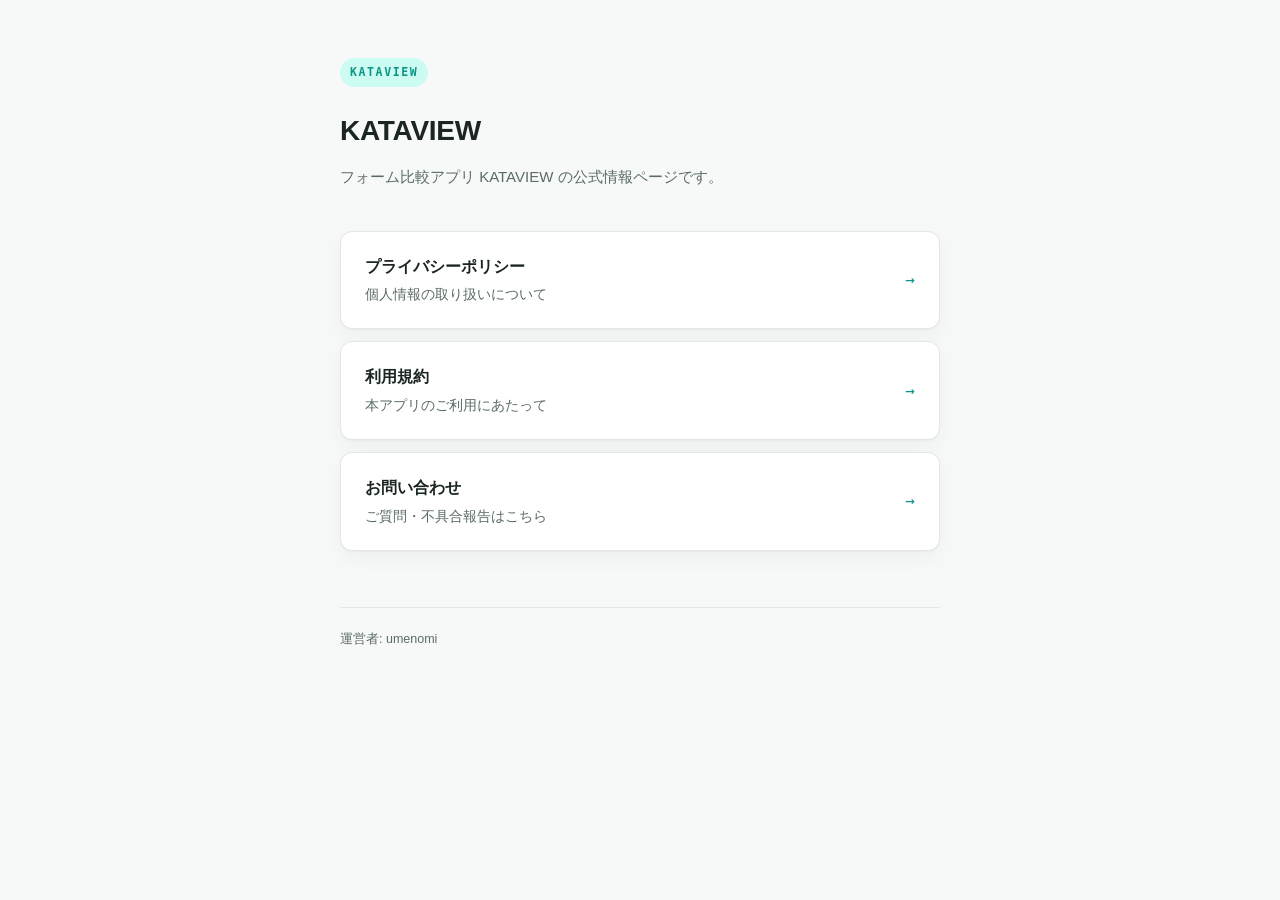
<file: index.html>
<!DOCTYPE html>
<html lang="ja">
<head>
<meta charset="UTF-8">
<meta name="viewport" content="width=device-width, initial-scale=1.0">
<title>KATAVIEW — プライバシーポリシー・利用規約・お問い合わせ</title>
<link rel="stylesheet" href="style.css">
</head>
<body>
<main>
  <span class="eyebrow">KATAVIEW</span>
  <h1>KATAVIEW</h1>
  <p class="lede">フォーム比較アプリ KATAVIEW の公式情報ページです。</p>

  <div class="links">
    <a class="link-card" href="privacy-policy.html">
      <div>
        <div class="title">プライバシーポリシー</div>
        <div class="desc">個人情報の取り扱いについて</div>
      </div>
      <span class="arrow">→</span>
    </a>
    <a class="link-card" href="terms-of-service.html">
      <div>
        <div class="title">利用規約</div>
        <div class="desc">本アプリのご利用にあたって</div>
      </div>
      <span class="arrow">→</span>
    </a>
    <a class="link-card" href="contact.html">
      <div>
        <div class="title">お問い合わせ</div>
        <div class="desc">ご質問・不具合報告はこちら</div>
      </div>
      <span class="arrow">→</span>
    </a>
  </div>

  <footer>
    <span>運営者: umenomi</span>
  </footer>
</main>
</body>
</html>
</file>
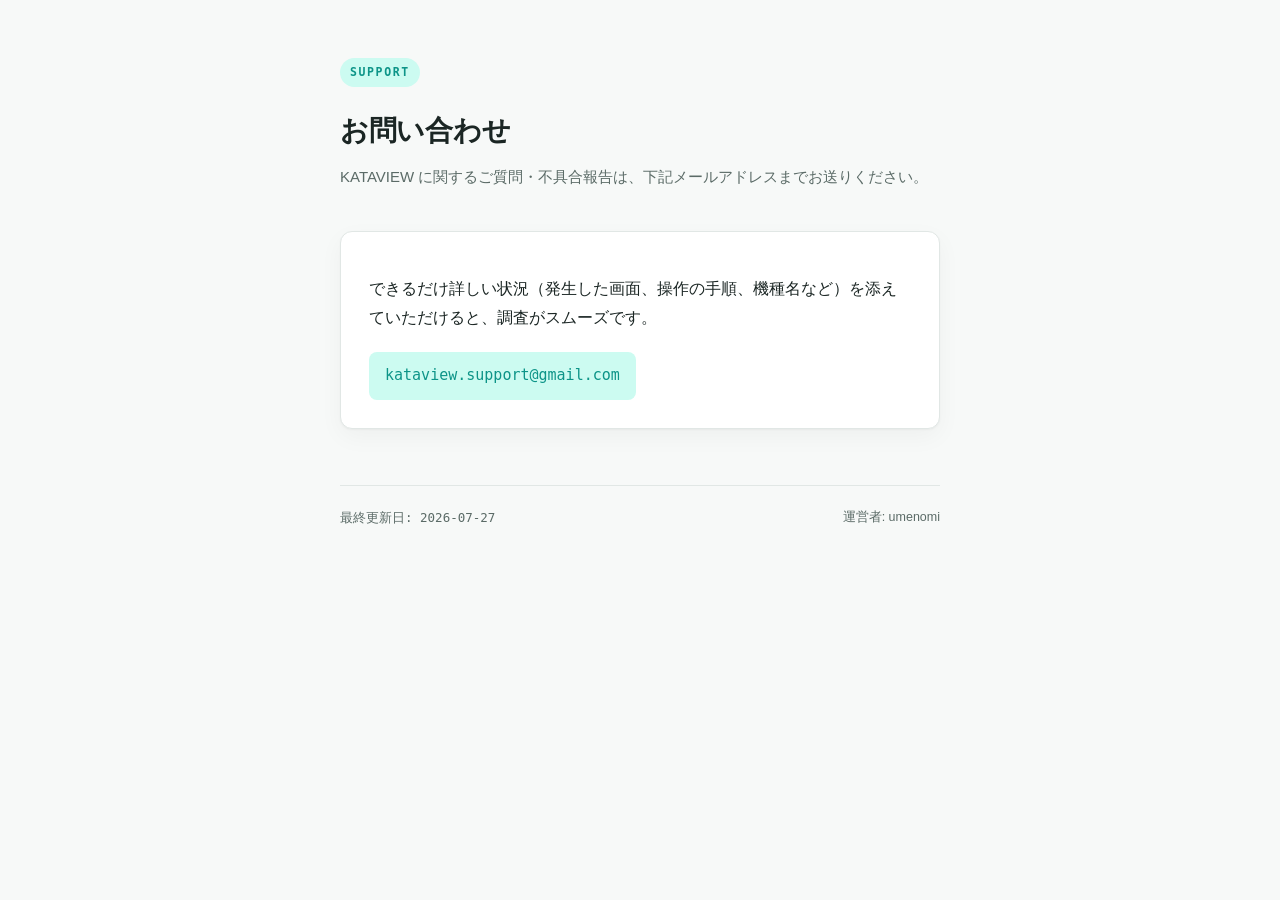
<file: contact.html>
<!DOCTYPE html>
<html lang="ja">
<head>
<meta charset="UTF-8">
<meta name="viewport" content="width=device-width, initial-scale=1.0">
<title>お問い合わせ — KATAVIEW</title>
<link rel="stylesheet" href="style.css">
</head>
<body>
<main>
  <span class="eyebrow">Support</span>
  <h1>お問い合わせ</h1>
  <p class="lede">KATAVIEW に関するご質問・不具合報告は、下記メールアドレスまでお送りください。</p>

  <div class="card">
    <p>できるだけ詳しい状況（発生した画面、操作の手順、機種名など）を添えていただけると、調査がスムーズです。</p>
    <a class="contact-email" href="mailto:kataview.support@gmail.com">kataview.support@gmail.com</a>
  </div>

  <footer>
    <span class="mono">最終更新日: 2026-07-27</span>
    <span>運営者: umenomi</span>
  </footer>
</main>
</body>
</html>
</file>
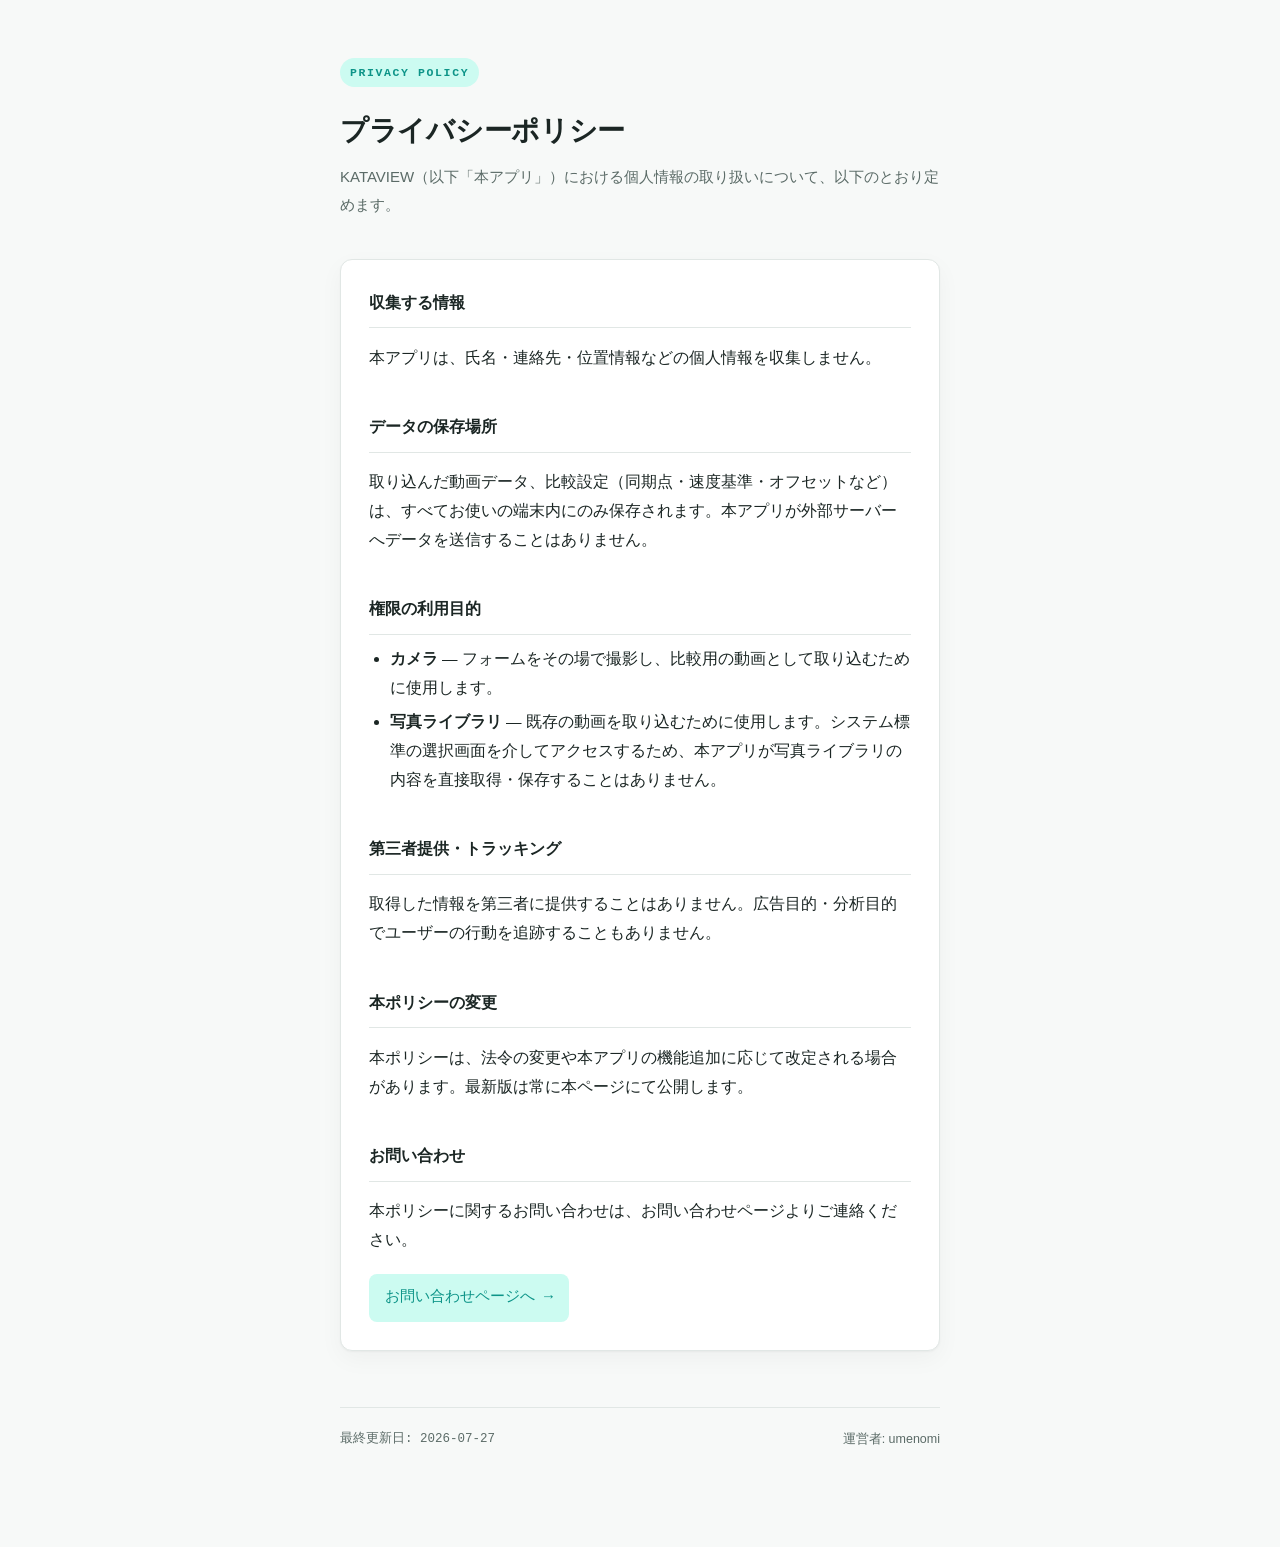
<file: privacy-policy.html>
<!DOCTYPE html>
<html lang="ja">
<head>
<meta charset="UTF-8">
<meta name="viewport" content="width=device-width, initial-scale=1.0">
<title>プライバシーポリシー — KATAVIEW</title>
<link rel="stylesheet" href="style.css">
</head>
<body>
<main>
  <span class="eyebrow">Privacy Policy</span>
  <h1>プライバシーポリシー</h1>
  <p class="lede">KATAVIEW（以下「本アプリ」）における個人情報の取り扱いについて、以下のとおり定めます。</p>

  <div class="card">
    <h2>収集する情報</h2>
    <p>本アプリは、氏名・連絡先・位置情報などの個人情報を収集しません。</p>

    <h2>データの保存場所</h2>
    <p>取り込んだ動画データ、比較設定（同期点・速度基準・オフセットなど）は、すべてお使いの端末内にのみ保存されます。本アプリが外部サーバーへデータを送信することはありません。</p>

    <h2>権限の利用目的</h2>
    <ul>
      <li><strong>カメラ</strong> — フォームをその場で撮影し、比較用の動画として取り込むために使用します。</li>
      <li><strong>写真ライブラリ</strong> — 既存の動画を取り込むために使用します。システム標準の選択画面を介してアクセスするため、本アプリが写真ライブラリの内容を直接取得・保存することはありません。</li>
    </ul>

    <h2>第三者提供・トラッキング</h2>
    <p>取得した情報を第三者に提供することはありません。広告目的・分析目的でユーザーの行動を追跡することもありません。</p>

    <h2>本ポリシーの変更</h2>
    <p>本ポリシーは、法令の変更や本アプリの機能追加に応じて改定される場合があります。最新版は常に本ページにて公開します。</p>

    <h2>お問い合わせ</h2>
    <p>本ポリシーに関するお問い合わせは、お問い合わせページよりご連絡ください。</p>
    <a class="contact-email" href="contact.html">お問い合わせページへ →</a>
  </div>

  <footer>
    <span class="mono">最終更新日: 2026-07-27</span>
    <span>運営者: umenomi</span>
  </footer>
</main>
</body>
</html>
</file>
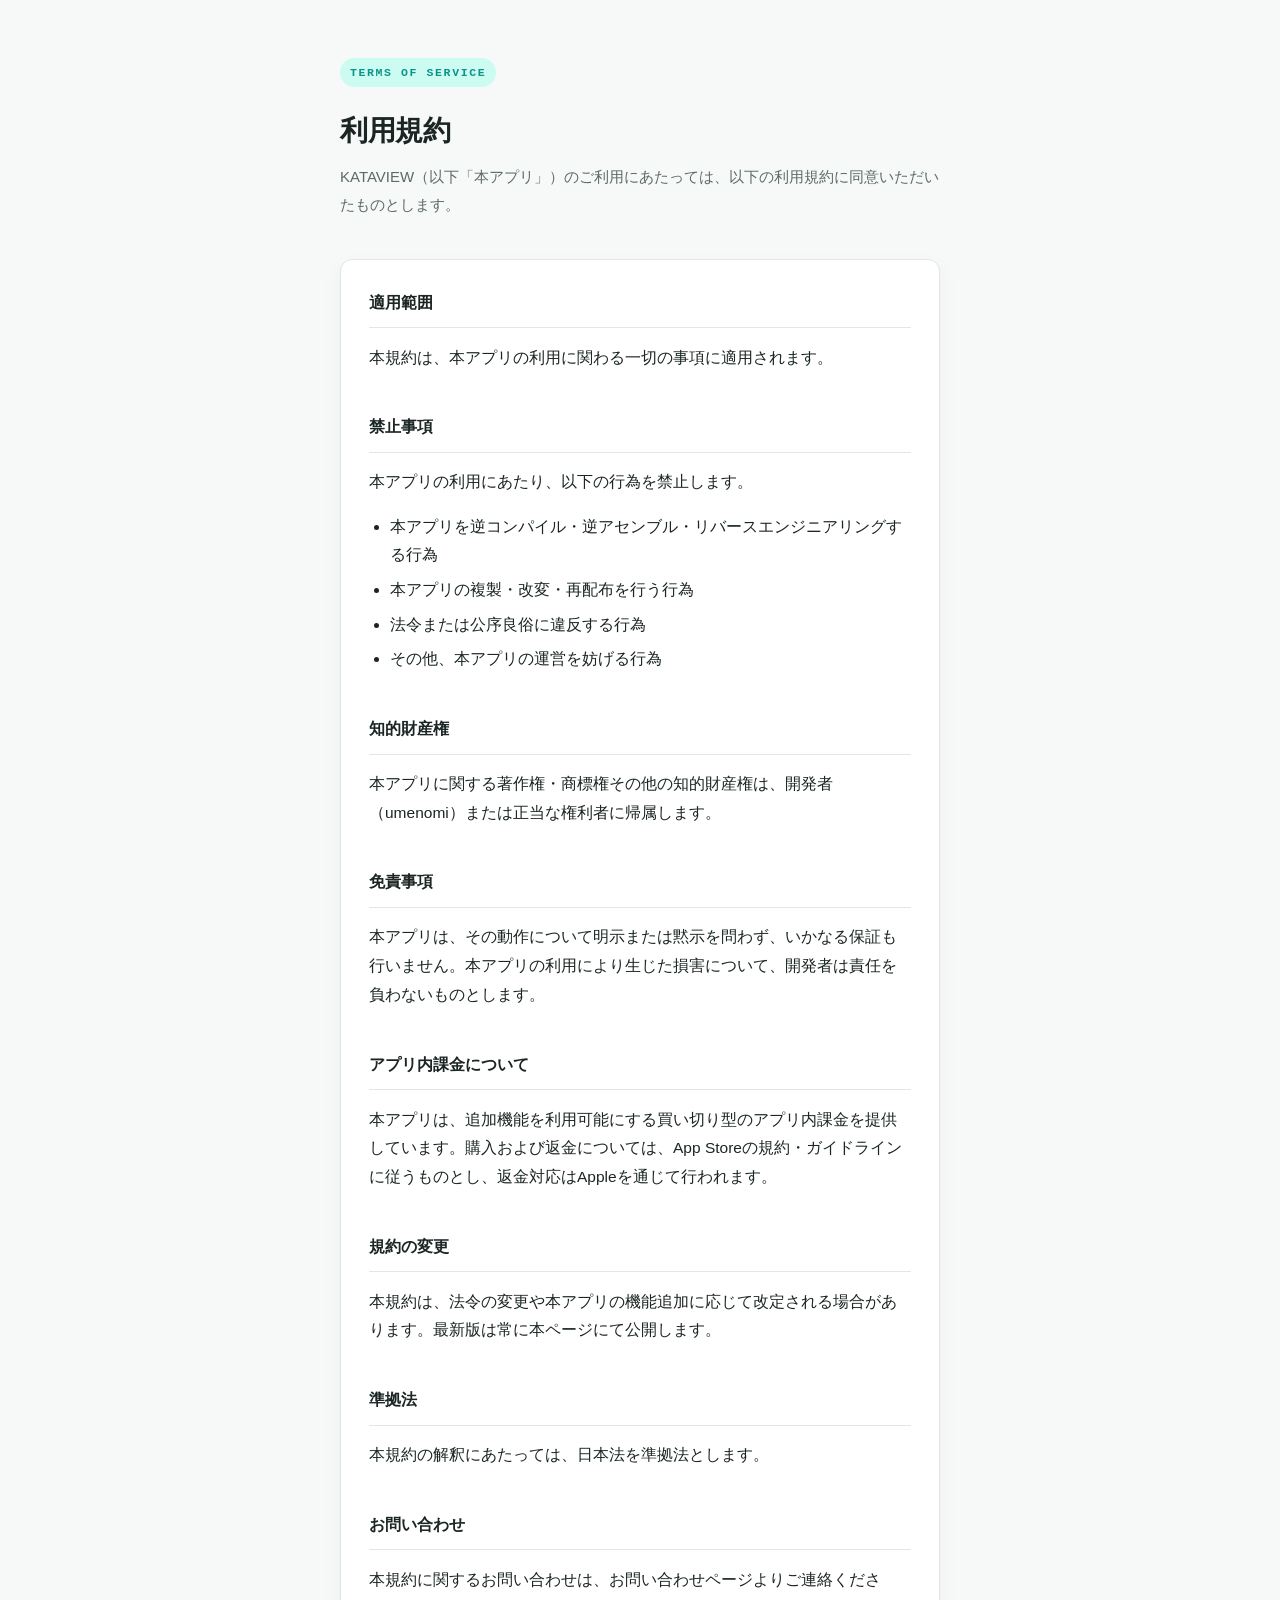
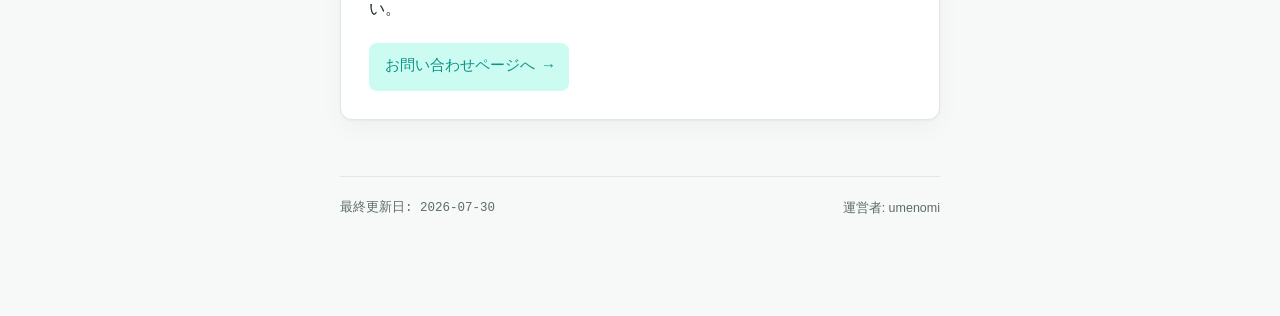
<file: terms-of-service.html>
<!DOCTYPE html>
<html lang="ja">
<head>
<meta charset="UTF-8">
<meta name="viewport" content="width=device-width, initial-scale=1.0">
<title>利用規約 — KATAVIEW</title>
<link rel="stylesheet" href="style.css">
</head>
<body>
<main>
  <span class="eyebrow">Terms of Service</span>
  <h1>利用規約</h1>
  <p class="lede">KATAVIEW（以下「本アプリ」）のご利用にあたっては、以下の利用規約に同意いただいたものとします。</p>

  <div class="card">
    <h2>適用範囲</h2>
    <p>本規約は、本アプリの利用に関わる一切の事項に適用されます。</p>

    <h2>禁止事項</h2>
    <p>本アプリの利用にあたり、以下の行為を禁止します。</p>
    <ul>
      <li>本アプリを逆コンパイル・逆アセンブル・リバースエンジニアリングする行為</li>
      <li>本アプリの複製・改変・再配布を行う行為</li>
      <li>法令または公序良俗に違反する行為</li>
      <li>その他、本アプリの運営を妨げる行為</li>
    </ul>

    <h2>知的財産権</h2>
    <p>本アプリに関する著作権・商標権その他の知的財産権は、開発者（umenomi）または正当な権利者に帰属します。</p>

    <h2>免責事項</h2>
    <p>本アプリは、その動作について明示または黙示を問わず、いかなる保証も行いません。本アプリの利用により生じた損害について、開発者は責任を負わないものとします。</p>

    <h2>アプリ内課金について</h2>
    <p>本アプリは、追加機能を利用可能にする買い切り型のアプリ内課金を提供しています。購入および返金については、App Storeの規約・ガイドラインに従うものとし、返金対応はAppleを通じて行われます。</p>

    <h2>規約の変更</h2>
    <p>本規約は、法令の変更や本アプリの機能追加に応じて改定される場合があります。最新版は常に本ページにて公開します。</p>

    <h2>準拠法</h2>
    <p>本規約の解釈にあたっては、日本法を準拠法とします。</p>

    <h2>お問い合わせ</h2>
    <p>本規約に関するお問い合わせは、お問い合わせページよりご連絡ください。</p>
    <a class="contact-email" href="contact.html">お問い合わせページへ →</a>
  </div>

  <footer>
    <span class="mono">最終更新日: 2026-07-30</span>
    <span>運営者: umenomi</span>
  </footer>
</main>
</body>
</html>
</file>
<file: style.css>
:root {
  --bg: #f7f9f8;
  --surface: #ffffff;
  --text: #1b2624;
  --text-muted: #5b6b67;
  --accent: #0d9488;
  --accent-soft: #ccfbf1;
  --border: #e1e7e5;
  --shadow: 0 1px 2px rgba(20, 30, 28, 0.04), 0 8px 24px rgba(20, 30, 28, 0.04);
}

@media (prefers-color-scheme: dark) {
  :root {
    --bg: #0e1513;
    --surface: #141d1b;
    --text: #e7f0ee;
    --text-muted: #93a6a1;
    --accent: #2dd4bf;
    --accent-soft: #134e4a;
    --border: #24302d;
    --shadow: 0 1px 2px rgba(0, 0, 0, 0.3), 0 8px 24px rgba(0, 0, 0, 0.24);
  }
}

* {
  box-sizing: border-box;
}

html,
body {
  margin: 0;
  background: var(--bg);
  color: var(--text);
}

body {
  font-family: -apple-system, BlinkMacSystemFont, "Hiragino Sans", "Hiragino Kaku Gothic ProN",
    "Yu Gothic", "Segoe UI", sans-serif;
  line-height: 1.85;
  -webkit-font-smoothing: antialiased;
}

.mono {
  font-family: ui-monospace, "SF Mono", "Menlo", "Consolas", monospace;
}

a {
  color: var(--accent);
}

main {
  max-width: 640px;
  margin: 0 auto;
  padding: 56px 20px 96px;
}

.eyebrow {
  display: inline-block;
  font-family: ui-monospace, "SF Mono", "Menlo", "Consolas", monospace;
  font-size: 11.5px;
  font-weight: 600;
  letter-spacing: 0.14em;
  text-transform: uppercase;
  color: var(--accent);
  background: var(--accent-soft);
  padding: 4px 10px;
  border-radius: 999px;
  margin-bottom: 18px;
}

h1 {
  font-size: 28px;
  font-weight: 700;
  letter-spacing: -0.01em;
  margin: 0 0 6px;
  text-wrap: balance;
}

.lede {
  color: var(--text-muted);
  font-size: 15px;
  margin: 0 0 40px;
}

h2 {
  font-size: 16px;
  font-weight: 700;
  margin: 40px 0 10px;
  padding-bottom: 10px;
  border-bottom: 1px solid var(--border);
}

.card h2:first-of-type {
  margin-top: 0;
}

p,
li {
  font-size: 15.5px;
  color: var(--text);
}

ul {
  margin: 8px 0;
  padding-left: 1.3em;
}

li {
  margin: 6px 0;
}

li strong {
  font-weight: 600;
}

.card {
  background: var(--surface);
  border: 1px solid var(--border);
  border-radius: 12px;
  padding: 28px;
  box-shadow: var(--shadow);
}

.contact-email {
  display: inline-flex;
  align-items: center;
  gap: 8px;
  font-family: ui-monospace, "SF Mono", "Menlo", "Consolas", monospace;
  font-size: 15px;
  color: var(--accent);
  text-decoration: none;
  background: var(--accent-soft);
  padding: 10px 16px;
  border-radius: 8px;
  margin-top: 4px;
}

.contact-email:hover {
  text-decoration: underline;
}

.note {
  font-size: 13.5px;
  color: var(--text-muted);
  margin-top: 18px;
}

footer {
  margin-top: 56px;
  padding-top: 20px;
  border-top: 1px solid var(--border);
  display: flex;
  justify-content: space-between;
  flex-wrap: wrap;
  gap: 8px;
  font-size: 12.5px;
  color: var(--text-muted);
}

footer .mono {
  font-variant-numeric: tabular-nums;
}

/* index (導線ページ) 専用 */
.links {
  display: flex;
  flex-direction: column;
  gap: 12px;
  margin-top: 8px;
}

.link-card {
  display: flex;
  align-items: center;
  justify-content: space-between;
  gap: 16px;
  text-decoration: none;
  color: var(--text);
  background: var(--surface);
  border: 1px solid var(--border);
  border-radius: 12px;
  padding: 20px 24px;
  box-shadow: var(--shadow);
  transition: border-color 0.15s ease, transform 0.15s ease;
}

.link-card:hover,
.link-card:focus-visible {
  border-color: var(--accent);
  transform: translateY(-1px);
}

.link-card:focus-visible {
  outline: 2px solid var(--accent);
  outline-offset: 2px;
}

.link-card .title {
  font-size: 16px;
  font-weight: 700;
}

.link-card .desc {
  font-size: 13.5px;
  color: var(--text-muted);
  margin-top: 2px;
}

.link-card .arrow {
  font-family: ui-monospace, "SF Mono", "Menlo", "Consolas", monospace;
  color: var(--accent);
  flex-shrink: 0;
}
</file>
